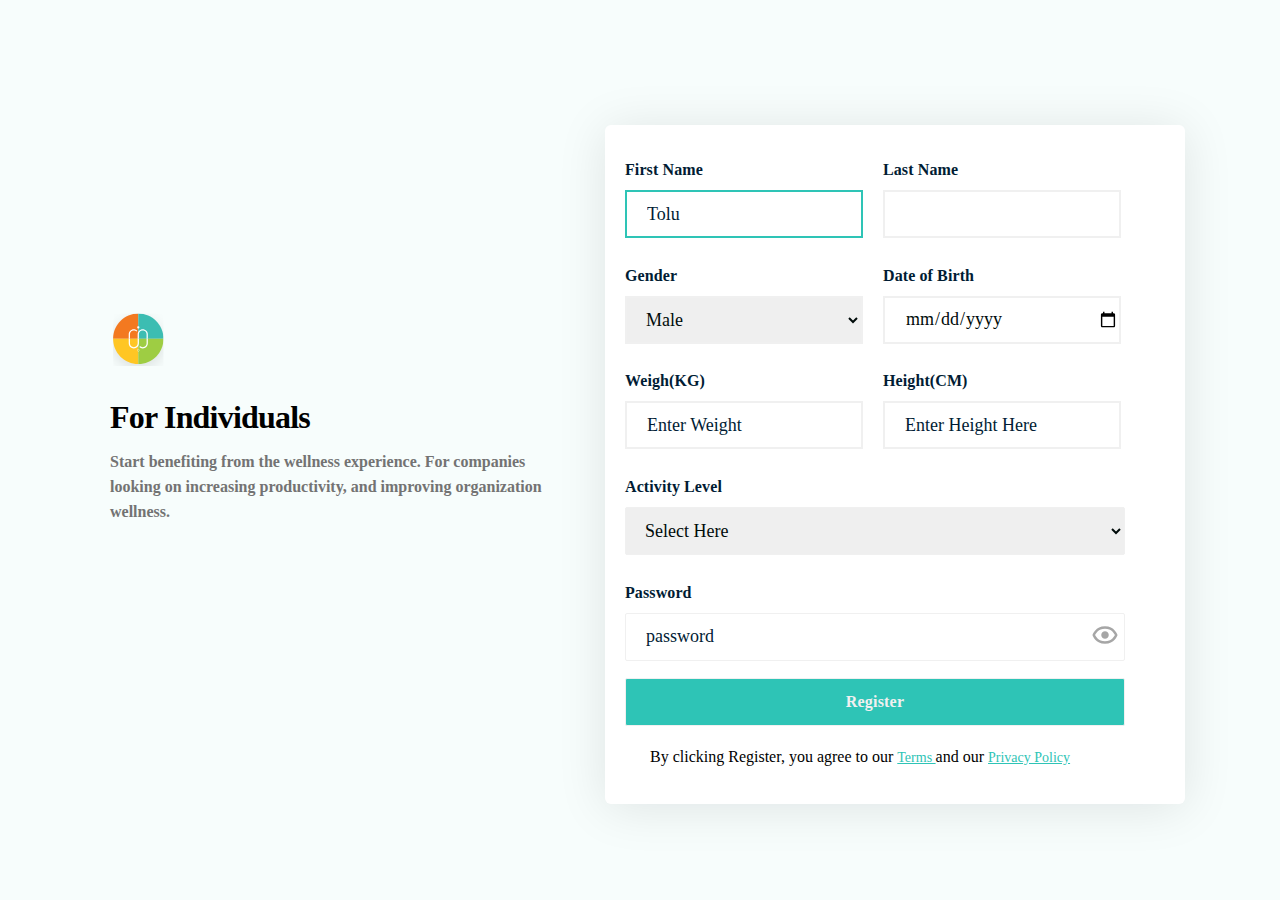
<file: index.html>
<!DOCTYPE html>
<html lang="en">
<head>
  <meta charset="UTF-8">
  <meta name="viewport" content="width=device-width, initial-scale=1.0">
  <title>SIGN UP</title>
  <link rel="stylesheet" href="./index.css">
</head>
<body>    
<main>      
  
  <section aria-label="content">
    
   <div class="header"
    aria-label="header">
    <img src="./LOGOS/Container.png" alt="">
   </div>

    <div class="first_container">
      
      <img class="first_icon" src="./LOGOS/Logo.svg" alt="">
     <h2>For Individuals</h2>
     <p>
      Start benefiting from the wellness experience. For companies looking on increasing productivity, and improving organization wellness.
     </p>

     <p class="second_p">
      Inspiring wholesome harmony for the mind, body and spirit, for everyone, everywhere.
     </p>
    </div>

    <div class="second_container" role="article" aria-label="form">
      <form action="">
        <div class="form_one">

          <div class="form_sub_one">
            <label for="fname">First Name</label> <br>
            <input type="text" name="fname" id="fname" placeholder="Tolu">
          </div>

          <div class="form_sub_two">
            <label for="lname">Last Name</label> <br>
            <input type="text" name="lname" id="lname" placeholder="">
          </div>

        </div>
        
        <div class="form_two">
          <div class="form_sub_three">
            <label for="sex">Gender</label> <br>
            <select name="Gender" id="gender">
              <optgroup label="select Gender">
              
               <option value="">Male</option>
               <option value="">Female</option>
              </optgroup>
            </select>
          </div>
          
          <div class="form_sub_four">
            <label for="dob">Date of Birth</label> <br>
            <input type="date" name="dob" id="dob" placeholder="select here">
          </div>

        </div>

        <div class="form_three">
          <div class="form_weight">
            <label for="weight">Weigh(KG)</label> <br>
            <input type="text" name="weight" id="weight" placeholder="Enter Weight">
          </div>

          <div class="form_height">
            <label for="height">Height(CM)</label> <br>
            <input type="text" name="height" id="height" placeholder="Enter Height Here">
          </div>
        </div>
          
        <div class="select_opt">
          <div class="select">
            <label for="AL">Activity Level</label> <br>
            <select name="AL" id="activity">
           <option value="">
            Select Here
           </option>
            <option value="">
              Strong
            </option>
            <option value="">
              Weak
            </option>
           
            </select>
          </div>
        </div>

        <div class="form_password">
          <div class="password">
            <label for="pass_code">
              Password
            </label> <br>
            <input type="password" name="pass_code" id="pass_code"  placeholder="password">

          
            <img class="eye_icon" src="./LOGOS/show.svg" alt="">
          
            
          </div>
        </div>

        <div class="btn" role="button">
          <button>Register</button>
        </div>

       <footer>
        <p>By clicking Register, you agree to our <a href="#">Terms </a> and our <a href="#">Privacy Policy</a></p>


                
            <p class="hide_paragraph">
         By clicking Register, you agree to our <a href="#">Term of  use</a> and our <a href="#">Privacy</a>
        </p>
                
                        
       </footer>

      </form>

    </div>


  </section>
</main>
</body>
</html>
</file>
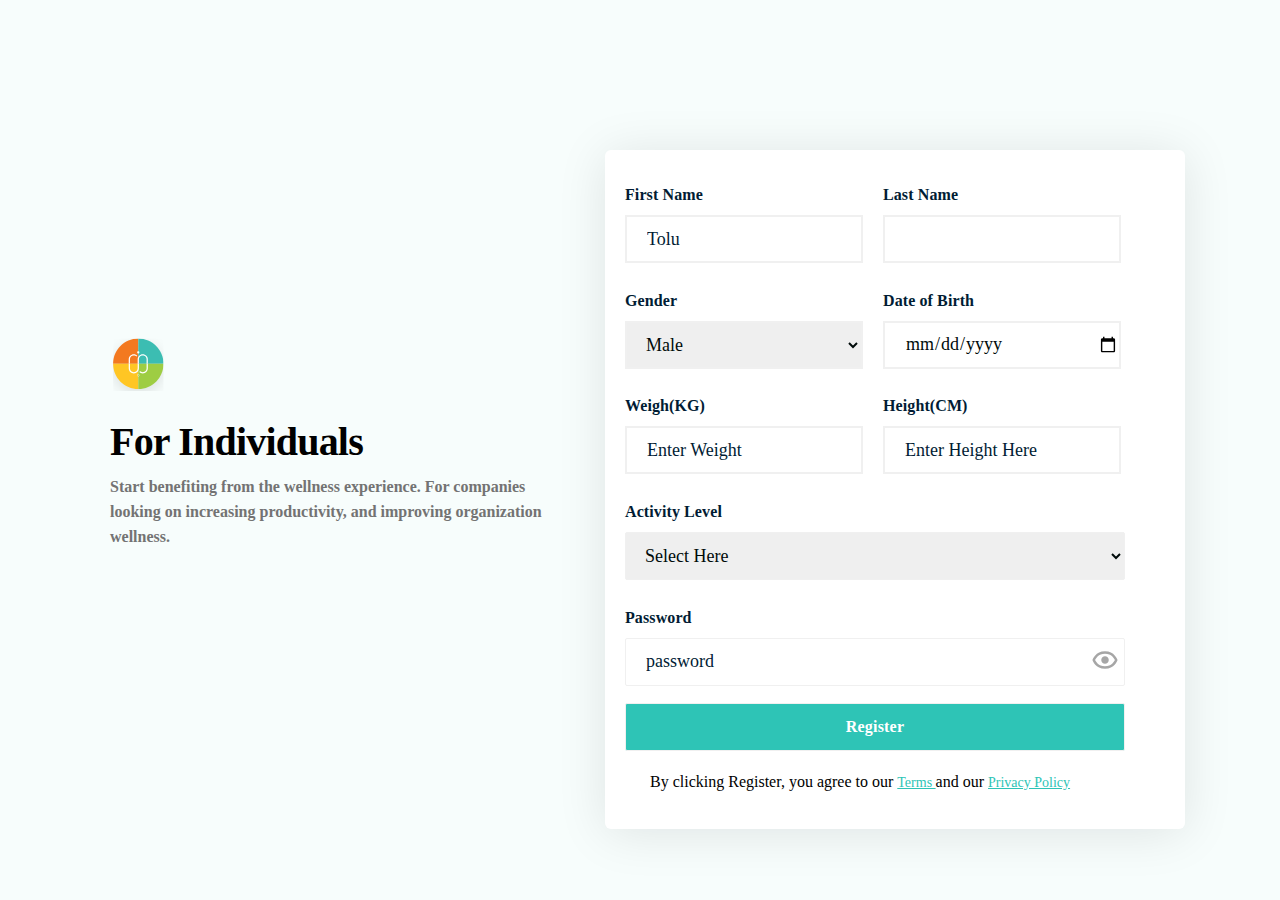
<file: ALTSCHOOL_PROJECT_2/index.html>
<!DOCTYPE html>
<html lang="en">
<head>
  <meta charset="UTF-8">
  <meta name="viewport" content="width=device-width, initial-scale=1.0">
  <title>SIGN UP</title>
  <link rel="stylesheet" href="./index.css">
</head>
<body>
<main>
  
  <section aria-label="content">
    
   <div class="header" role="header">
    <img src="./LOGOS/Container.png" alt="">
   </div>

    <div class="first_container" role="article">
      
      <img class="first_icon" src="./LOGOS/Logo.svg" alt="">
     <h2>For Individuals</h2>
     <p>
      Start benefiting from the wellness experience. For companies looking on increasing productivity, and improving organization wellness.
     </p>

     <p class="second_p">
      Inspiring wholesome harmony for the mind, body and spirit, for everyone, everywhere.
     </p>
    </div>

    <div class="second_container" role="article" aria-label="form">
      <form action="">
        <div class="form_one">

          <div class="form_sub_one">
            <label for="fname">First Name</label> <br>
            <input type="text" name="fname" id="fname" placeholder="Tolu">
          </div>

          <div class="form_sub_two">
            <label for="lname">Last Name</label> <br>
            <input type="text" name="lname" id="lname" placeholder="">
          </div>

        </div>

        <div class="form_two">
          <div class="form_sub_three">
            <label for="sex">Gender</label> <br>
            <select name="Gender" id="gender">
              <optgroup label="select Gender">
              
               <option value="">Male</option>
               <option value="">Female</option>
              </optgroup>
            </select>
          </div>
          
          <div class="form_sub_four">
            <label for="dob">Date of Birth</label> <br>
            <input type="date" name="dob" id="dob" placeholder="select here">
          </div>

        </div>

        <div class="form_three">
          <div class="form_weight">
            <label for="weight">Weigh(KG)</label> <br>
            <input type="text" name="weight" id="weight" placeholder="Enter Weight">
          </div>

          <div class="form_height">
            <label for="height">Height(CM)</label> <br>
            <input type="text" name="height" id="height" placeholder="Enter Height Here">
          </div>
        </div>
          
        <div class="select_opt">
          <div class="select">
            <label for="AL">Activity Level</label> <br>
            <select name="AL" id="activity">
           <option value="">
            Select Here
           </option>
            <option value="">
              Strong
            </option>
            <option value="">
              Weak
            </option>
           
            </select>
          </div>
        </div>

        <div class="form_password">
          <div class="password">
            <label for="pass_code">
              Password
            </label> <br>
            <input type="password" name="pass_code" id="pass_code"  placeholder="password">

            <img class="eye_icon" src="./LOGOS/show.svg" alt="">
          </div>
        </div>

        <div class="btn" role="button">
          <button>Register</button>
        </div>

       <footer>
        <p>By clicking Register, you agree to our <a href="#">Terms </a> and our <a href="#">Privacy Policy</a></p>


                
            <p class="hide_paragraph">
         By clicking Register, you agree to our <a href="#">Term of  use</a> and our <a href="#">Privacy</a>
        </p>
                
                        
       </footer>

      </form>

    </div>


  </section>
</main>
</body>
</html>
</file>
<file: index.css>
:root{
  --clr-btn:#2EC4B6;
  --clr-div-bg:#FFF;
  --clr-border_shadow:rgba(0, 0, 0, 0.10);
  --clr-bg:#F7FDFC;
  --cl-plachold: #737373;
 --cl-black:#000B0A;
--cl-label:#011C34;
--cl-input: #f0f0f0;
--cl-placeholder: #737373;
--cl--fph:#011c34;
--cl-footer:#000;
}
/*
  1. Use a more-intuitive box-sizing model.
*/
*, *::before, *::after {
  box-sizing: border-box;
}
/*
  2. Remove default margin
*/
* {
  margin: 0;
}
/*
  Typographic tweaks!
  3. Add accessible line-height
  4. Improve text rendering
*/
body {
   background-color: var(--clr-bg);
   overflow-x: hidden;
   height: 100%;
}
/*
  5. Improve media defaults
*/
img, picture, video, canvas, svg {
  display: block;
  max-width: 100%;
}
/*
  6. Remove built-in form typography styles
*/
input, button, textarea, select {
  font: inherit;
}
/*
  7. Avoid text overflows
*/
p, h1, h2, h3, h4, h5, h6 {
  overflow-wrap: break-word;
}
/*
  8. Create a root stacking context
*/
#root, #__next {
  isolation: isolate;
}

/* MAIN STYLING*/



section{
 display: flex;

 flex-direction: row;
  width: 1140px;
  height: 840px;
  flex-shrink: 0;
background-color: var(--clr-bg);
margin: 0 auto;
padding: 125px 12px 0 0;
position: relative;

}

section .header{
  position: absolute;
  top: 30px;
  left: 285px;
   display: none;
}

.first_container{
margin: 180px 45px 0 30px;

 p{
 
  color: var(--cl-plachold);
font-family: Brown;
font-size: 1rem;
font-style: normal;
font-weight: 600;
line-height: 25px; /* 156.25% */
width: 450px;
height: 75px;
margin-left: 10px;

 } 


.second_p{
display: none;

}

h2{
  color: var();
font-family: Brown;
font-size: 2rem;
font-style: normal;
font-weight: 700;
line-height: 50px; /* 125% */
letter-spacing: -0.8px;
width: 268px;
height: 50px;
margin: 7px 0 7px 10px;
}

.first_icon{
  width: 77.333px;
height: 80px;
flex-shrink: 0;
/*drop-shadow:(0px 4px 10px rgba(0, 0, 0, 0.10)); */

}

}

.second_container{
  width: 580px;
height: 679px;
flex-shrink: 0;
border-radius: 6px;
box-shadow: 0px 4px 50px 0px rgba(4, 8, 19, 0.10);
background-color: var(--clr-div-bg);
padding: 5px;
display: flex;


}

form{
  display: flex;
  flex-direction: column;
  justify-content: space-between;
  margin: 20px 0 0 15px;
  #fname{
    border: 2px solid var(--clr-btn);
  }
  
  label{
color: var(--cl-label);
font-family: Sofia Pro;
font-size: 1rem;
font-style: normal;
font-weight: 600;
line-height: normal;
letter-spacing: 0.1px;
line-height: 2.5;
width: 159px;
  }

  input,
  select,
  button
  {
    width: 238px;
    height: 48px;
    flex-shrink: 0; 
    color: var(--cl-black);
    border: 2px solid var(--cl-input);
    font-size: large;
  }

  #activity,
  #pass_code,
  button{
    width: 500px;
    height: 48px;
    color: var(--cl-black);
    border-radius: 2px;
    border: 1px solid var(--cl-input)
  }

  
  .form_one,
  .form_two,
  .form_three {
    display: flex;
    flex-direction: row;
    gap: 20px;
  }

    ::placeholder
    {
      color: var(--cl--fph);
      
      
    }

    select{
      padding-left: 15px;
    }

    input{
      padding-left: 20px;
    }

    .password{
      position: relative;
    }

    .eye_icon{
     position: absolute;
      top: 47px;
      left: 462px;
      color: var(--cl-black);
       height: 30px;
       width: 36px;
       
    }

    button{
      color: var(--clr-div-bg);
      text-align: center;
      font-family: Sofia Pro;
      font-size: 16px;
      font-style: normal;
      font-weight: 600;
      line-height: normal;
      letter-spacing: 0.2px;
      drop-shadow(0px 10px 40px rgba(0, 0, 0, 0.10));
      background-color: var(--clr-btn);
      color: var(--cl-input);
    }

    footer{

      p{
        font-family: Sofia Pro;
        font-size: 1rem;
        font-style: normal;
        font-weight: 400;
        line-height: 25px; /* 178.571% */
        color: var(--cl-footer);
        width: 463px;
        height: 25px;
        margin-left: 25px;
        margin-bottom: 30px;
      }

      .hide_paragraph{
        display: none;
      }

      a{
        color: var(--CL-Green, #2EC4B6);
        font-family: Sofia Pro;
        font-size: 14px;
        font-style: normal;
        font-weight: 500;
        line-height: 25px;
        text-decoration-line: underline;
      }

    }

   .form_sub_one #fname{
      border: 1px solid var(--);
     
    }

}

 
@media screen and (min-width: 280px) and (max-width:768px){
  
   body{
    height: 100%;
   }

  section{
    display: flex;
    flex-direction: column;
    width: 375px;
    height: 1250px;
    flex-shrink: 0;
     background-color: var(--clr-bg);
    
      margin: 0 auto;
    
      
   }

   .first_container{
    margin: -70px 0 10px 18px;
    display: block;

   }

   .first_container p{
    display: none;
  }

   .first_container .second_p{
    display: block;
    width: 327px;
    height: 50px;
    font-family: Brown;
    font-size: 1rem;
    font-style: normal;
    font-weight: 300;
    line-height: 25px; /* 156.25% */
    color: var(--cl-placeholder);
    margin: 15px 0 15px 10px;
    
  }


   
   .first_container h2{
    width: 327px;
    height: 30px;
    flex-shrink: 0;
    font-family: Brown;
    font-size: 2rem;
    font-style: normal;
    font-weight: 900;
    line-height: normal;
    letter-spacing: -0.8px;
    color: var(--cl-black);
    margin-left: 15px;
 
    margin: -10px 0 20px 10px;
  }

   .first_icon{
    width: 38.667px;
    height: 40px;
    flex-shrink: 0;
    display: block;
    margin-bottom: 20px;
  }


   .second_container{
    width: 327px;
    height: 870px;
    flex-shrink: 0;
    border-radius: 6px;
    box-shadow: 0px 4px 50px 0px rgba(4, 8, 19, 0.10);
    background-color: var(--clr-div-bg);
    display: flex;
    margin: 0 auto;
   margin-left: 25px;
   }


   form{
    display: flex;
    
    justify-content: space-between;
    

   }


   label{
    width: 179px;
    font-family: Sofia Pro;
    font-size: 1rem;
    font-style: normal;
    font-weight: 600;
    line-height: 2.5;
    letter-spacing: 0.1px;
    
    }


   form input,
   form select,
   button{
     width: 295px;
     height: 48px;
     flex-shrink: 0;
     border-radius: 2px;
     border: 1px solid var(--cl-input);
     outline: none;
   }

     form input{
      padding-left: 20px;
     }

   input:hover,
   select:hover,
   button:hover,
  .select #activity:hover,
  .password #pass_code:hover,
   button:hover,
  .form_sub_one #fname:hover
   {
    border: 1px solid var(--clr-btn);
   }
    

   input:active,
   select:active,
   button:active,
  .select #activity:active,
  .password #pass_code:active,
   button:active
   {
    border: 1px solid var(--clr-btn);
   }


   .select #activity,
   .password #pass_code,
    button {
      width: 295px;
     height: 48px;
     flex-shrink: 0;
     border-radius: 2px;
     border: 1px solid var(--cl-input);
   } 

     form .form_one,
     form .form_two,
     form .form_three {
        display: flex;
        flex-direction: column;
        gap: 10px;
      }

      .password{
        position: relative
      }

      
          .password .eye_icon{
        position: absolute;
        top: 50px;
        left: 257px;
        color: var(--cl-black);
         width: 36px;
         height: 30px;
      }
      

   ::placeholder{
    font-family: Sofia Pro;
    font-size: 1rem;
    font-style: normal;
    font-weight: 300;
    line-height: 20px; /* 142.857% */
    letter-spacing: 0.2px;
    color: var(--cl-placeholder);
    
  }



   form button{
    width: 295px;
    height: 48px;
    flex-shrink: 0;
    fill: var(--clr-btn);
    filter: drop-shadow(0px 10px 40px rgba(0, 0, 0, 0.10));
    background-color: var(--clr-btn);
    color: var(--cl-input);
  }


  
  .form_sub_one #fname{
    border: 1px solid var(--cl-input);
    
  }


    footer{
    position: relative;

  }

  .hide_paragraph{
    position: absolute;
    display: block;
    text-align: center;
    font-family: Sofia Pro;
    font-size: 1rem;
    font-style: normal;
    font-weight: 400;
    line-height: 25px; /* 178.571% */
    color: var(--cl-footer);
    width: 316px;
    height: 50px;
    margin-left: -10px;
    top: 15px;
  
   }


  footer p{
    display: none;
   }

   
  footer a{
    font-family: Sofia Pro;
    font-size: 1rem;
    font-style: normal;
    font-weight: 500;
    line-height: 25px;
    text-decoration-line: underline;
    color: var(--clr-btn);
    
   }
  

   section .header{
    display: block;
   }
 
}
</file>
<file: ALTSCHOOL_PROJECT_2/index.css>
:root{
  --clr-btn:#2EC4B6;
  --clr-div-bg:#FFF;
  --clr-border_shadow:rgba(0, 0, 0, 0.10);
  --clr-bg:#F7FDFC;
  --cl-plachold: #737373;
 --cl-black:#000B0A;
--cl-label:#011C34;
--cl-input: #f0f0f0;
--cl-placeholder: #737373;
--cl--fph:#011c34;
--cl-footer:#000;
}
/*
  1. Use a more-intuitive box-sizing model.
*/
*, *::before, *::after {
  box-sizing: border-box;
}
/*
  2. Remove default margin
*/
* {
  margin: 0;
}
/*
  Typographic tweaks!
  3. Add accessible line-height
  4. Improve text rendering
*/
body {
   background-color: var(--clr-bg);
   overflow-x: hidden;
   height: 100%;
}
/*
  5. Improve media defaults
*/
img, picture, video, canvas, svg {
  display: block;
  max-width: 100%;
}
/*
  6. Remove built-in form typography styles
*/
input, button, textarea, select {
  font: inherit;
}
/*
  7. Avoid text overflows
*/
p, h1, h2, h3, h4, h5, h6 {
  overflow-wrap: break-word;
}
/*
  8. Create a root stacking context
*/
#root, #__next {
  isolation: isolate;
}

/* MAIN STYLING*/



section{
 display: flex;

 flex-direction: row;
  width: 1140px;
  height: 840px;
  flex-shrink: 0;
background-color: var(--clr-bg);
margin: 0 auto;
padding: 150px 12px 0 0;
position: relative;

}

section .header{
  position: absolute;
  top: 30px;
  left: 280px;
   display: none;
}

.first_container{
margin: 180px 45px 0 30px;

 p{
 
  color: var(--cl-plachold);
font-family: Brown;
font-size: 1rem;
font-style: normal;
font-weight: 600;
line-height: 25px; /* 156.25% */
width: 450px;
height: 75px;
margin-left: 10px;

 } 


.second_p{
display: none;

}

h2{
  color: var();
font-family: Brown;
font-size: 40px;
font-style: normal;
font-weight: 700;
line-height: 50px; /* 125% */
letter-spacing: -0.8px;
width: 268px;
height: 50px;
margin: 7px 0 7px 10px;
}

.first_icon{
  width: 77.333px;
height: 80px;
flex-shrink: 0;
/*drop-shadow:(0px 4px 10px rgba(0, 0, 0, 0.10)); */

}

}

.second_container{
  width: 580px;
height: 679px;
flex-shrink: 0;
border-radius: 6px;
box-shadow: 0px 4px 50px 0px rgba(4, 8, 19, 0.10);
background-color: var(--clr-div-bg);
padding: 5px;
display: flex;


}

form{
  display: flex;
  flex-direction: column;
  justify-content: space-between;
  margin: 20px 0 0 15px;
  #fname{
    border: 2px solid var(--clr-btn);
  }
  
  label{
color: var(--cl-label);
font-family: Sofia Pro;
font-size: 1rem;
font-style: normal;
font-weight: 600;
line-height: normal;
letter-spacing: 0.1px;
line-height: 2.5;
width: 159px;
  }

  input,
  select,
  button
  {
    width: 238px;
    height: 48px;
    flex-shrink: 0; 
    color: var(--cl-black);
    border: 2px solid var(--cl-input);
    font-size: large;
  }

  #activity,
  #pass_code,
  button{
    width: 500px;
    height: 48px;
    color: var(--cl-black);
    border-radius: 2px;
    border: 1px solid var(--cl-input)
  }

  
  .form_one,
  .form_two,
  .form_three {
    display: flex;
    flex-direction: row;
    gap: 20px;
  }

    ::placeholder
    {
      color: var(--cl--fph);
      
      
    }

    select{
      padding-left: 15px;
    }

    input{
      padding-left: 20px;
    }

    .password{
      position: relative;
    }

    .eye_icon{
     position: absolute;
      top: 47px;
      left: 462px;
      color: var(--cl-black);
       height: 30px;
       width: 36px;
       
    }

    button{
      color: var(--clr-div-bg);
      text-align: center;
      font-family: Sofia Pro;
      font-size: 16px;
      font-style: normal;
      font-weight: 600;
      line-height: normal;
      letter-spacing: 0.2px;
      drop-shadow(0px 10px 40px rgba(0, 0, 0, 0.10));
      background-color: var(--clr-btn);
    }

    footer{

      p{
        font-family: Sofia Pro;
        font-size: 1rem;
        font-style: normal;
        font-weight: 400;
        line-height: 25px; /* 178.571% */
        color: var(--cl-footer);
        width: 463px;
        height: 25px;
        margin-left: 25px;
        margin-bottom: 30px;
      }

      .hide_paragraph{
        display: none;
      }

      a{
        color: var(--CL-Green, #2EC4B6);
        font-family: Sofia Pro;
        font-size: 14px;
        font-style: normal;
        font-weight: 500;
        line-height: 25px;
        text-decoration-line: underline;
      }

    }

    #fname{
      border-color: var(--cl-input);
    }

}

 
@media screen and (min-width: 280px) and (max-width:768px){
  
   body{
    height: 100%;
   }

  section{
    display: flex;
    flex-direction: column;
    width: 375px;
    height: 1290px;
    flex-shrink: 0;
     background-color: var(--clr-bg);
    
      margin: 0 auto;
    
      
   }

   .first_container{
    margin: -70px 0 10px 23px;
    display: block;

   }

   .first_container p{
    display: none;
  }

   .first_container .second_p{
    display: block;
    width: 327px;
    height: 50px;
    font-family: Brown;
    font-size: 1rem;
    font-style: normal;
    font-weight: 300;
    line-height: 25px; /* 156.25% */
    color: var(--cl-placeholder);
    margin: 15px 0 15px 10px;
    
  }


   
   h2{
    width: 327px;
    height: 30px;
    flex-shrink: 0;
    font-family: Brown;
    font-size: 1rem;
    font-style: normal;
    font-weight: 700;
    line-height: normal;
    letter-spacing: -0.8px;
    color: var(--cl-black);
    
    
  }

   .first_icon{
    width: 38.667px;
    height: 40px;
    flex-shrink: 0;
    display: block;
    margin-bottom: 10px;
  }


   .second_container{
    width: 327px;
    height: 870px;
    flex-shrink: 0;
    border-radius: 6px;
    box-shadow: 0px 4px 50px 0px rgba(4, 8, 19, 0.10);
    background-color: var(--clr-div-bg);
    display: flex;
    margin: 0 auto;
   margin-left: 25px;
   }


   form{
    display: flex;
    
    justify-content: space-between;
    

   }


   label{
    width: 179px;
    font-family: Sofia Pro;
    font-size: 1rem;
    font-style: normal;
    font-weight: 600;
    line-height: 2.5;
    letter-spacing: 0.1px;
    
    }


   form input,
   form select,
   button{
     width: 295px;
     height: 48px;
     flex-shrink: 0;
     border-radius: 2px;
     border: 1px solid var(--cl-input);
     outline: none;
   }

     form input{
      padding-left: 20px;
     }

   input:hover,
   select:hover,
   button:hover,
  .select #activity:hover,
  .password #pass_code:hover,
   button:hover,
   #fname:hover
   {
    border: 1px solid var(--clr-btn);
   }
    

   input:active,
   select:active,
   button:active,
  .select #activity:active,
  .password #pass_code:active,
   button:active
   {
    border: 1px solid var(--clr-btn);
   }


   .select #activity,
   .password #pass_code,
    button {
      width: 295px;
     height: 48px;
     flex-shrink: 0;
     border-radius: 2px;
     border: 1px solid var(--cl-input);
   } 

     form .form_one,
     form .form_two,
     form .form_three {
        display: flex;
        flex-direction: column;
        gap: 10px;
      }

      .password{
        position: relative
      }

      .password .eye_icon{
        position: absolute;
        top: 50px;
        left: 257px;
        color: var(--cl-black);
         width: 36px;
         height: 30px;
      }


   ::placeholder{
    font-family: Sofia Pro;
    font-size: 1rem;
    font-style: normal;
    font-weight: 300;
    line-height: 20px; /* 142.857% */
    letter-spacing: 0.2px;
    color: var(--cl-placeholder);
    
  }



   form button{
    width: 295px;
    height: 48px;
    flex-shrink: 0;
    fill: var(--clr-btn);
    filter: drop-shadow(0px 10px 40px rgba(0, 0, 0, 0.10));
    background-color: var(--clr-btn);
  }


    footer{
    position: relative;

  }

  .hide_paragraph{
    position: absolute;
    display: block;
    text-align: center;
    font-family: Sofia Pro;
    font-size: 1rem;
    font-style: normal;
    font-weight: 400;
    line-height: 25px; /* 178.571% */
    color: var(--cl-footer);
    width: 316px;
    height: 50px;
    margin-left: -10px;
    top: 15px;
  
   }


  footer p{
    display: none;
   }

   
  footer a{
    font-family: Sofia Pro;
    font-size: 1rem;
    font-style: normal;
    font-weight: 500;
    line-height: 25px;
    text-decoration-line: underline;
    color: var(--clr-btn);
    
   }
  

   section .header{
    display: block;
   }
 
}
</file>
